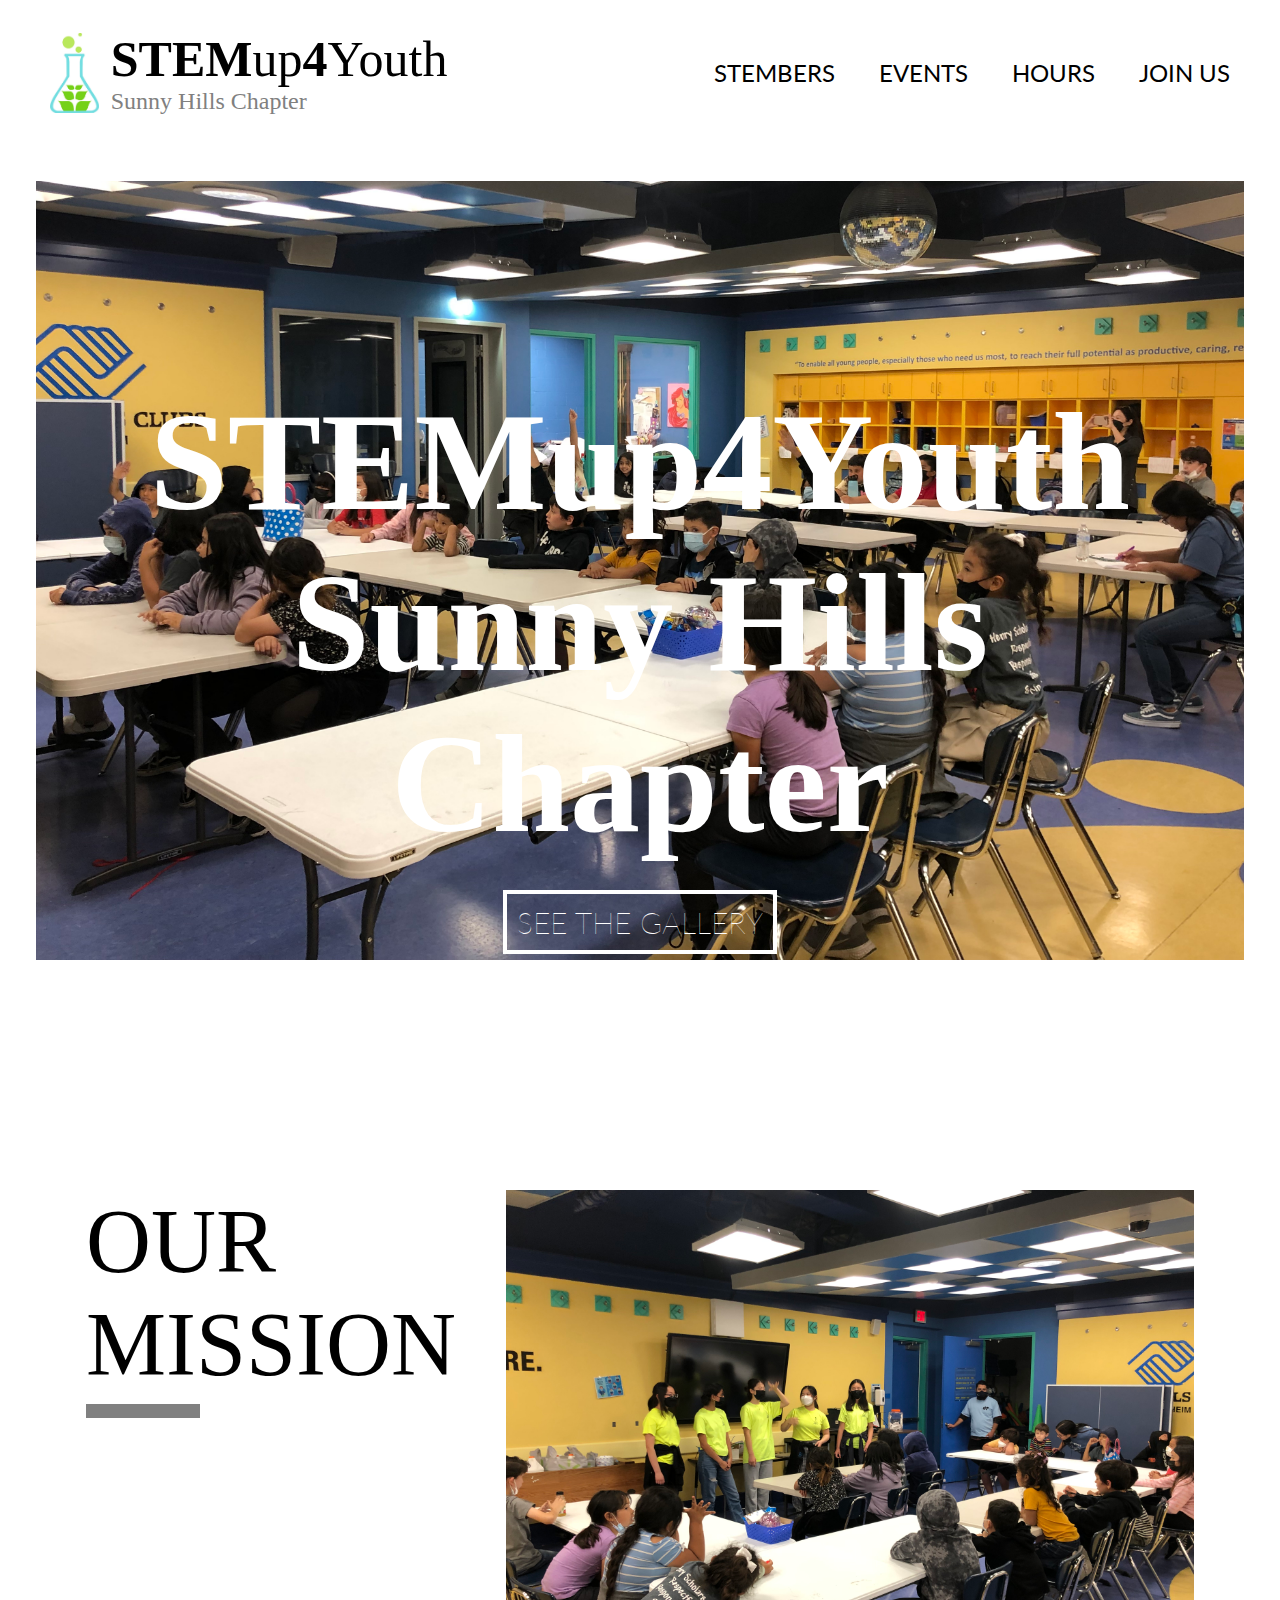
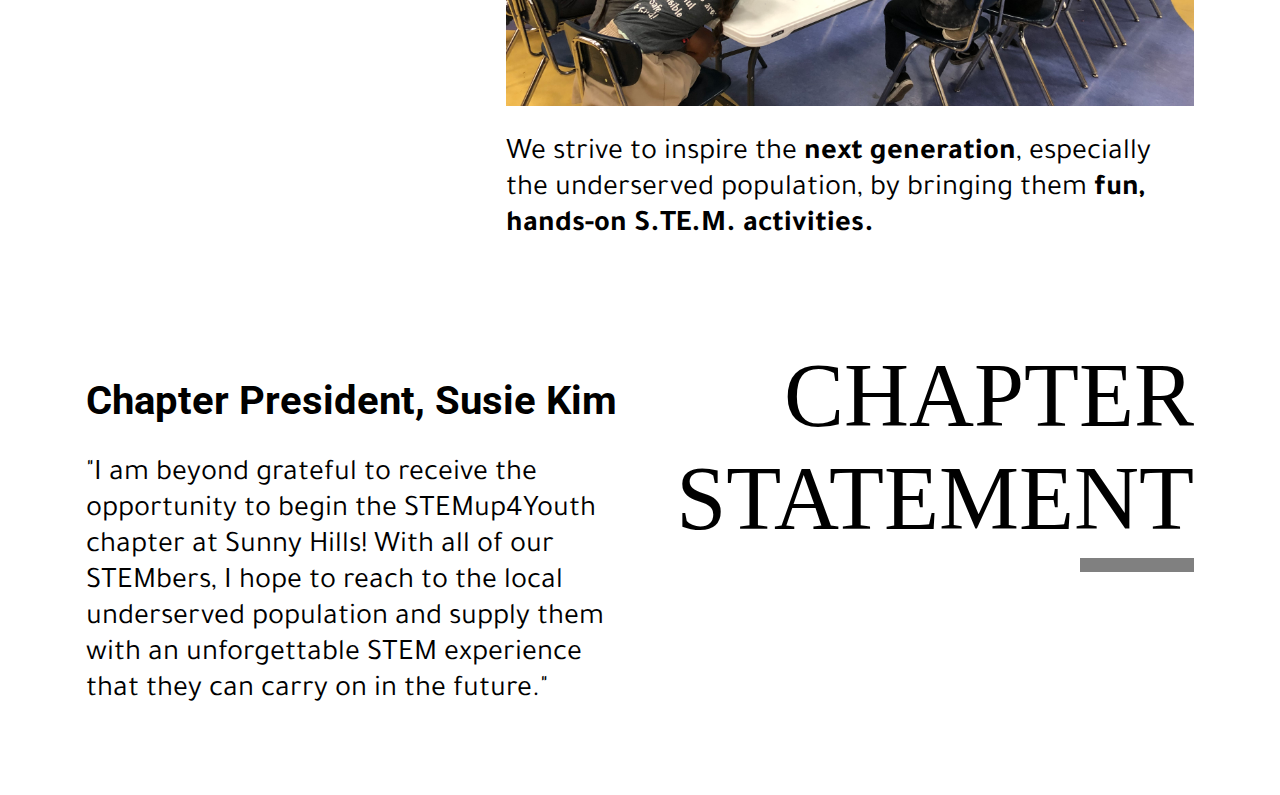
<file: index.html>
<html>
    <head>
        <link rel="stylesheet" href="globalstyle.css">
        <link rel="preconnect" href="https://fonts.googleapis.com">
<link rel="preconnect" href="https://fonts.googleapis.com">
<link rel="preconnect" href="https://fonts.gstatic.com" crossorigin>
<link href="https://fonts.googleapis.com/css2?family=Lato:wght@700&family=Roboto:ital,wght@0,100;0,300;0,400;0,500;0,700;0,900;1,100;1,300;1,400;1,500;1,700;1,900&family=Tajawal:wght@200;300;400;500;700;800;900&display=swap" rel="stylesheet">
    </head>
    <body>
        <header>
            <a href="index.html" style="text-decoration: none; display: flex; align-items: center;">
                    <img src="images/stem-logo-vertical.jpeg" style="height: 80px; width: auto; padding-right: 12px;"/>
                <div>
                    <div style="display: flex; align-items: baseline;">
                        <h1 style="font-weight: 700;">STEM</h1>
                        <h1 style="font-weight: 300">up</h1>
                        <h1 style="font-weight: 700">4</h1>
                        <h1 style="font-weight: 300">Youth</h1>
                    </div>
                    <h1 style="font-weight: 100; font-size: 24; color: gray;">Sunny Hills Chapter</h1>
                </div>
            </a>
            <div>
                <a class="link" href="about.html">STEMBERS</a>
                <a class="link" href="events.html">EVENTS</a>
                <a class="link" href="hours.html">HOURS</a>
                <a class="link" href="join.html">JOIN US</a>
            </div>
        </header>
        <main>
            <div class="imagesection">
                <h1 class="title">STEMup4Youth Sunny Hills Chapter</h1>
                <a class="link-button" href="events.html">SEE THE GALLERY</a>
            </div>
            <div class="horizontal">
                <div id="sidebar">
                    <h1 style="font-weight: 300" class="subtitle">OUR<br><b>MISSION</b></h1>
                    <hr style="border-width: 7px; border-style: solid; width: 100px; margin-left: 0px;">
                </div>
                <div id="content">
                    <img src="images/Image2.jpg" style="width: 100%;"/>
                    <p>We strive to inspire the <b>next generation</b>, especially the underserved population, by bringing them <b>fun, hands-on S.TE.M. activities.</b></p>
                </div>
            </div>
            <div class="horizontal2">
                <div id="sidebar2">
                    <h1 style="font-weight: 300" class="subtitle">CHAPTER <b>STATEMENT</b></h1>
                    <hr style="border-width: 7px; border-style: solid; width: 100px; margin-right: 0px;">
                </div>
                <div id="content2">
                    <h2>Chapter President, Susie Kim</h2>
                    <p>"I am beyond grateful to receive the opportunity to begin the STEMup4Youth chapter at Sunny Hills! With all of our STEMbers, I hope to reach to the local underserved population and supply them with an unforgettable STEM experience that they can carry on in the future."</p>
                </div>
            </div>
        </main>
        <footer>
        </footer>
    </body>
</html>
</file>
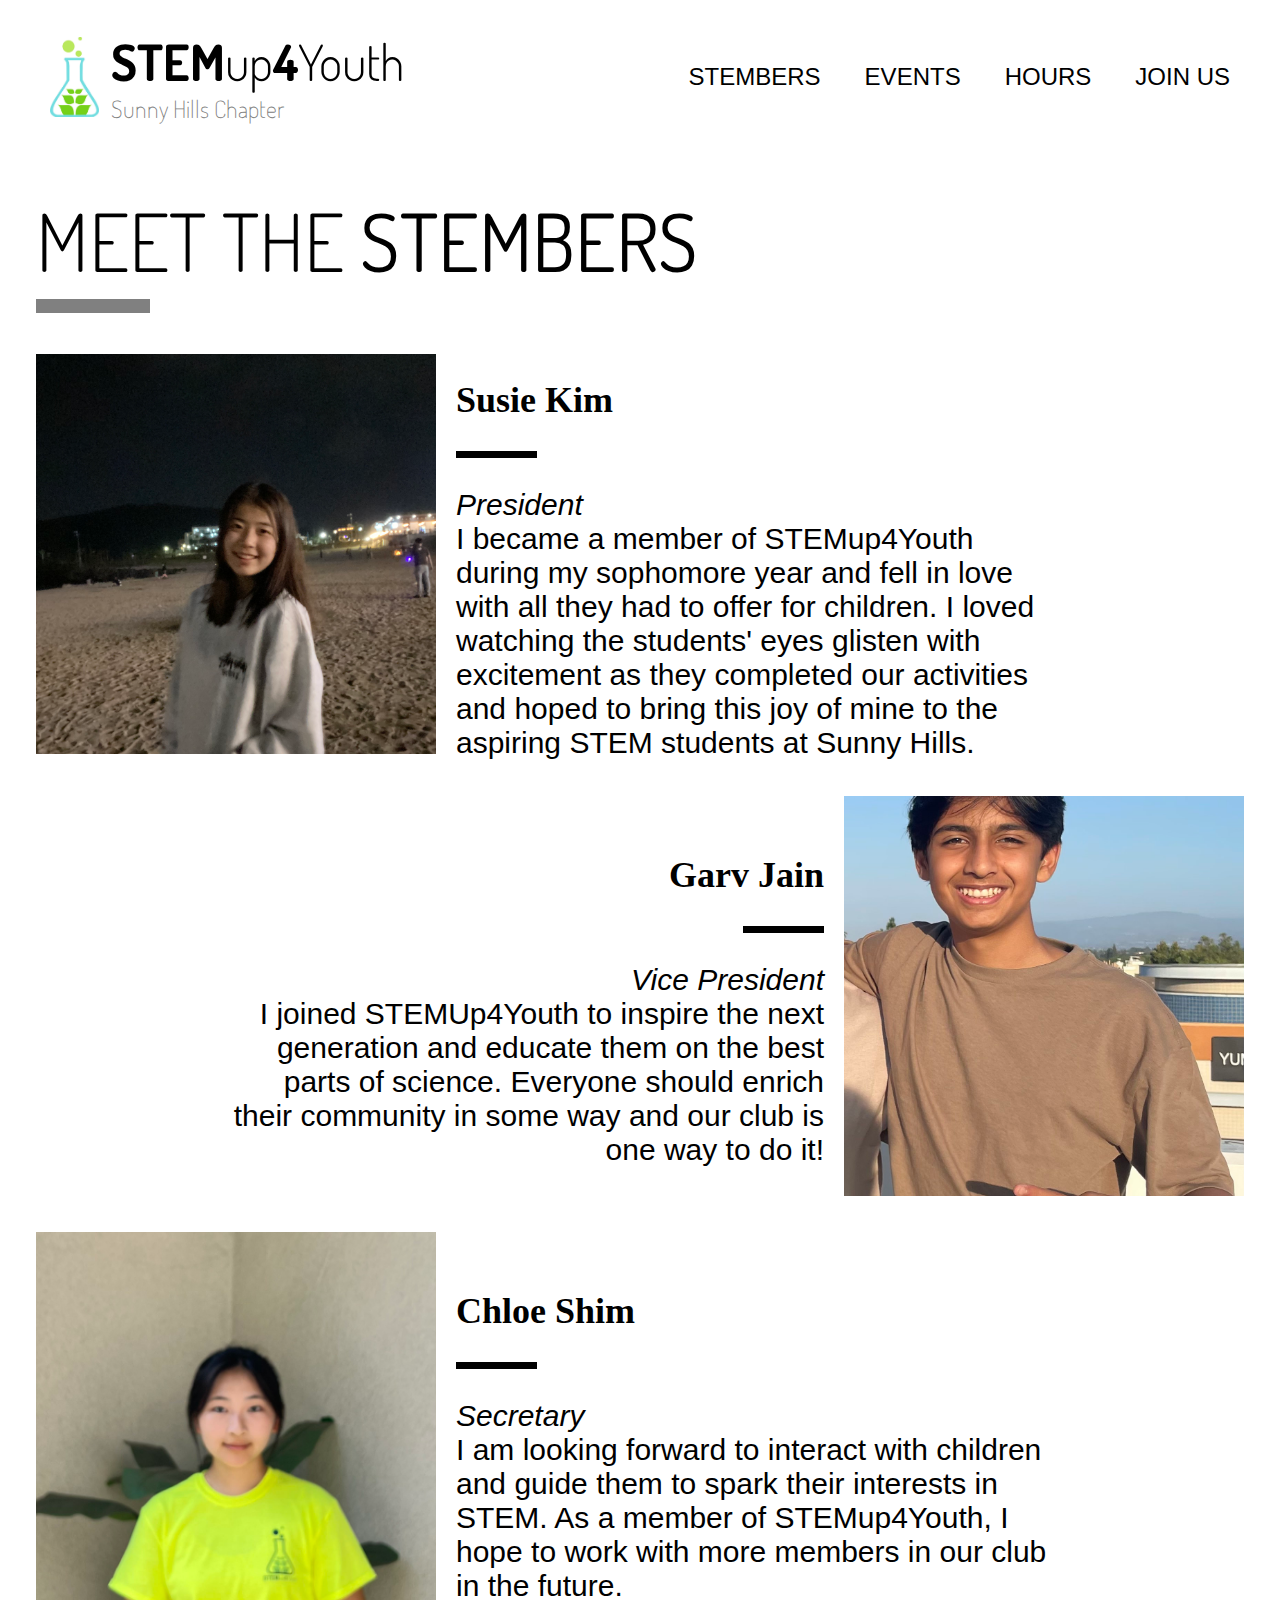
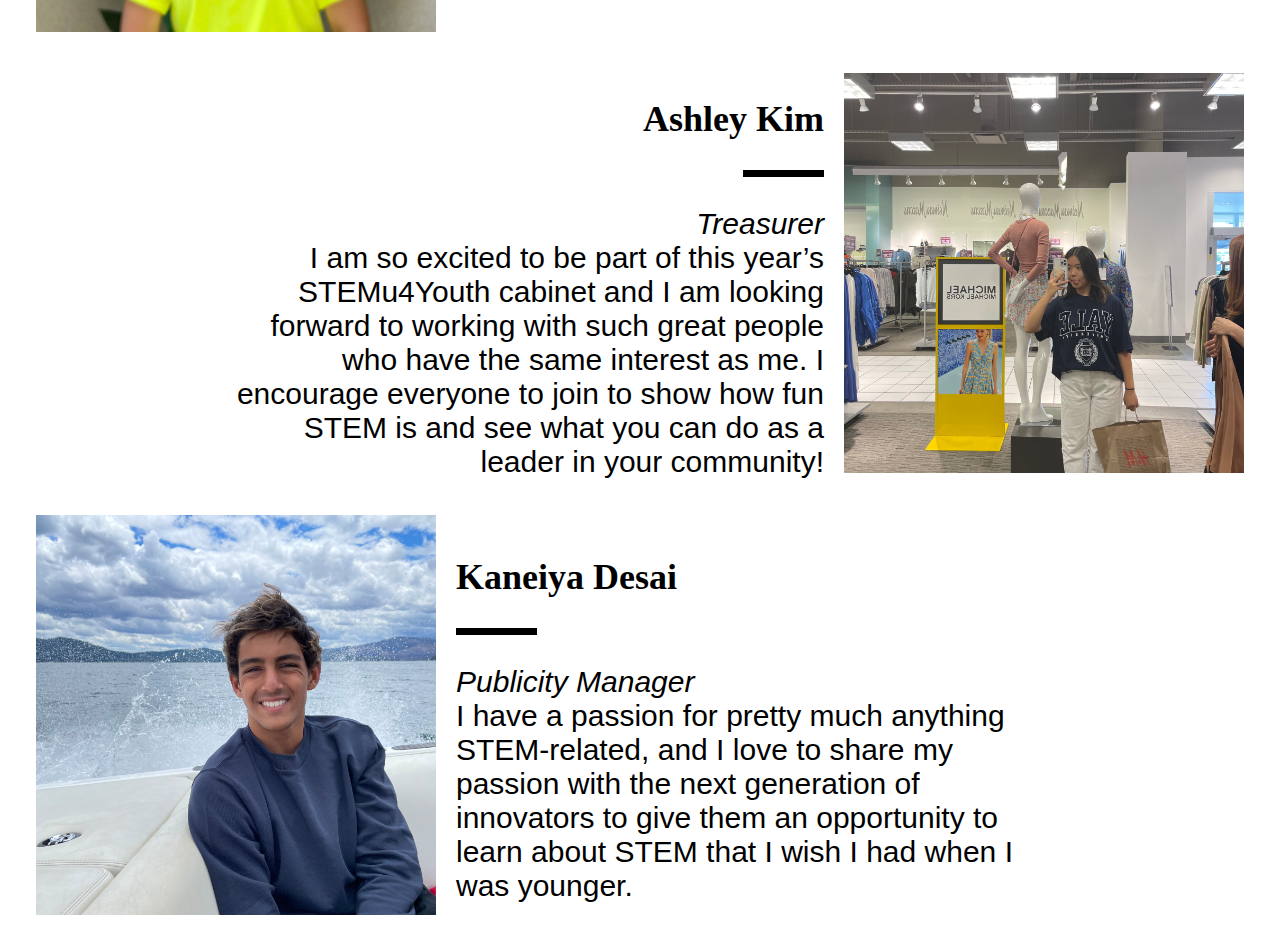
<file: about.html>
<html>
    <head>
        <link rel="stylesheet" href="globalstyle.css">
        <link rel="stylesheet" href="about.css">
        <link rel="preconnect" href="https://fonts.googleapis.com">
<link rel="preconnect" href="https://fonts.googleapis.com">
<link rel="preconnect" href="https://fonts.gstatic.com" crossorigin>
<link href="https://fonts.googleapis.com/css2?family=Dosis&display=swap" rel="stylesheet">
    </head>
    <body>
        <header>
            <a href="index.html" style="text-decoration: none; display: flex; align-items: center;">
                    <img src="images/stem-logo-vertical.jpeg" style="height: 80px; width: auto; padding-right: 12px;"/>
                <div>
                    <div style="display: flex; align-items: baseline;">
                        <h1 style="font-weight: 700;">STEM</h1>
                        <h1 style="font-weight: 300">up</h1>
                        <h1 style="font-weight: 700">4</h1>
                        <h1 style="font-weight: 300">Youth</h1>
                    </div>
                    <h1 style="font-weight: 100; font-size: 24; color: gray;">Sunny Hills Chapter</h1>
                </div>
            </a>
            <div>
                <a class="link" href="about.html">STEMBERS</a>
                <a class="link" href="events.html">EVENTS</a>
                <a class="link" href="hours.html">HOURS</a>
                <a class="link" href="join.html">JOIN US</a>
            </div>
        </header>
        <main>
            <h1 class="pagetitle">MEET THE <b>STEMBERS</b></h1>
            <hr style="border-width: 7px; border-style: solid; width: 100px; margin-left: 0px;">
            
            <div class="team">
                <div class="member">
                    <img class="memberphoto" src="images/SusieKimPhoto.jpeg" />
                    <div class="memberdesc">
                        <h2 class="subtitle">Susie Kim</h2>
                    
                        <hr class="divider" />
                    
                        <p>
                            <i>President</i> <br>
                            I became a member of STEMup4Youth during my sophomore year and fell in love with all they had to offer for children. I loved watching the students' eyes glisten with excitement as they completed our activities and hoped to bring this joy of mine to the aspiring STEM students at Sunny Hills.</p>
                    </div>
                </div>
                <div class="member2">
                    <img class="memberphoto2" src="/images/GarvJainPhoto.jpg" />
                    <div class="memberdesc2">
                        <h2 class="subtitle">Garv Jain</h2>
                    
                        <hr class="divider2" />
                    
                        <p>
                            <i>Vice President</i> <br>
                            I joined STEMUp4Youth to inspire the next generation and educate them on the best parts of science. Everyone should enrich their community in some way and our club is one way to do it!</p>
                    </div>
                </div>
                <div class="member">
                    <img class="memberphoto" src="images/ChloeShimPhoto.jpg" />
                    <div class="memberdesc">
                        <h2 class="subtitle">Chloe Shim</h2>
                    
                        <hr class="divider" />
                    
                        <p>
                            <i>Secretary</i> <br>
                            I am looking forward to interact with children and guide them to spark their interests in STEM. As a member of STEMup4Youth, I hope to work with more members in our club in the future.</p>
                    </div>
                </div>
                <div class="member2">
                    <img class="memberphoto2" src="/images/AshleyKimPhoto.jpg" />
                    <div class="memberdesc2">
                        <h2 class="subtitle">Ashley Kim</h2>
                    
                        <hr class="divider2" />
                    
                        <p>
                            <i>Treasurer</i> <br>
                            I am so excited to be part of this year’s STEMu4Youth cabinet and I am looking forward to working with such great people who have the same interest as me. I encourage everyone to join to show how fun STEM is and see what you can do as a leader in your community!</p>
                    </div>
                </div>
                <div class="member">
                    <img class="memberphoto" src="images/KaneiyaDesaiPhoto.jpeg" />
                    <div class="memberdesc">
                        <h2 class="subtitle">Kaneiya Desai</h2>
                    
                        <hr class="divider" />
                    
                        <p>
                            <i>Publicity Manager</i> <br>
                            I have a passion for pretty much anything STEM-related, and I love to share my passion with the next generation of innovators to give them an opportunity to learn about STEM that I wish I had when I was younger.</p>
                    </div>
                </div>
            </div>
        </main>
        <footer>
        </footer>
    </body>
</html>
</file>
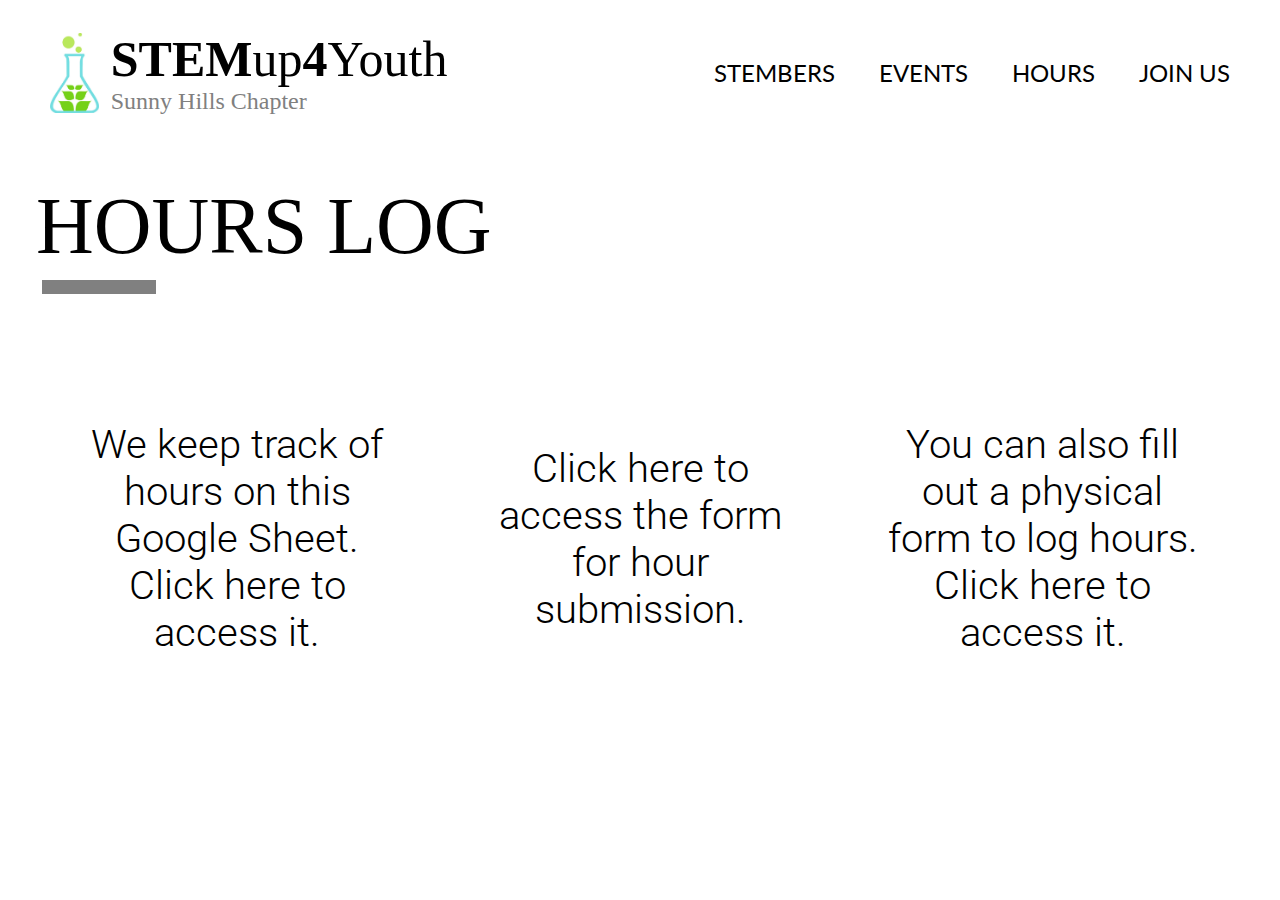
<file: hours.html>
<html>
    <head>
        <link rel="stylesheet" href="globalstyle.css">
        <link rel="preconnect" href="https://fonts.googleapis.com">
<link rel="preconnect" href="https://fonts.googleapis.com">
<link rel="preconnect" href="https://fonts.gstatic.com" crossorigin>
<link href="https://fonts.googleapis.com/css2?family=Lato:wght@700&family=Roboto:ital,wght@0,100;0,300;0,400;0,500;0,700;0,900;1,100;1,300;1,400;1,500;1,700;1,900&family=Tajawal:wght@200;300;400;500;700;800;900&display=swap" rel="stylesheet">
    </head>
    <body >
        <header>
            <a href="index.html" style="text-decoration: none; display: flex; align-items: center;">
                    <img src="images/stem-logo-vertical.jpeg" style="height: 80px; width: auto; padding-right: 12px;"/>
                <div>
                    <div style="display: flex; align-items: baseline;">
                        <h1 style="font-weight: 700;">STEM</h1>
                        <h1 style="font-weight: 300">up</h1>
                        <h1 style="font-weight: 700">4</h1>
                        <h1 style="font-weight: 300">Youth</h1>
                    </div>
                    <h1 style="font-weight: 100; font-size: 24; color: gray;">Sunny Hills Chapter</h1>
                </div>
            </a>
            <div>
                <a class="link" href="about.html">STEMBERS</a>
                <a class="link" href="events.html">EVENTS</a>
                <a class="link" href="hours.html">HOURS</a>
                <a class="link" href="join.html">JOIN US</a>
            </div>
        </header>
        <main>
            <h1 class="pagetitle">HOURS <b>LOG</b></h1>
            <hr style="border-width: 7px; border-style: solid; width: 100px; margin-left: 6px;">
            <div class="container">
                <a href="https://docs.google.com/spreadsheets/d/1DWQl3AspzzgrMilt8ubtL5M-nQathoq7_YWz7LrlHPQ/edit#gid=0" style="text-decoration: none; color: black;">
                    <div class="linkcontainer">
                    <h2 style="font-weight: 300;">We keep track of hours on this Google Sheet. Click here to access it.</h2>
                </div>
                </a>
                <a href="https://docs.google.com/forms/d/e/1FAIpQLSc7nicCUnDnsnfrIPa1GeZqjd0KlDTml9Ngslp67c2rBrbV8Q/viewform?usp=sf_link" style="text-decoration: none; color: black;">
                    <div class="linkcontainer">
                    <h2 style="font-weight: 300;">Click here to access the form for hour submission.</h2>
                </div>
                </a>
                <a href="https://drive.google.com/file/d/10mWCZYO095uUxyUbEp0xx7s8vJgNvUsI/view?usp=sharing" style="text-decoration: none; color: black;">
                    <div class="linkcontainer">
                    <h2 style="font-weight: 300;">You can also fill out a physical form to log hours. Click here to access it.</h2>
                </div>
                </a>
                
            </div>
        </main>
        <footer>
        </footer>
    </body>
</html>
</file>
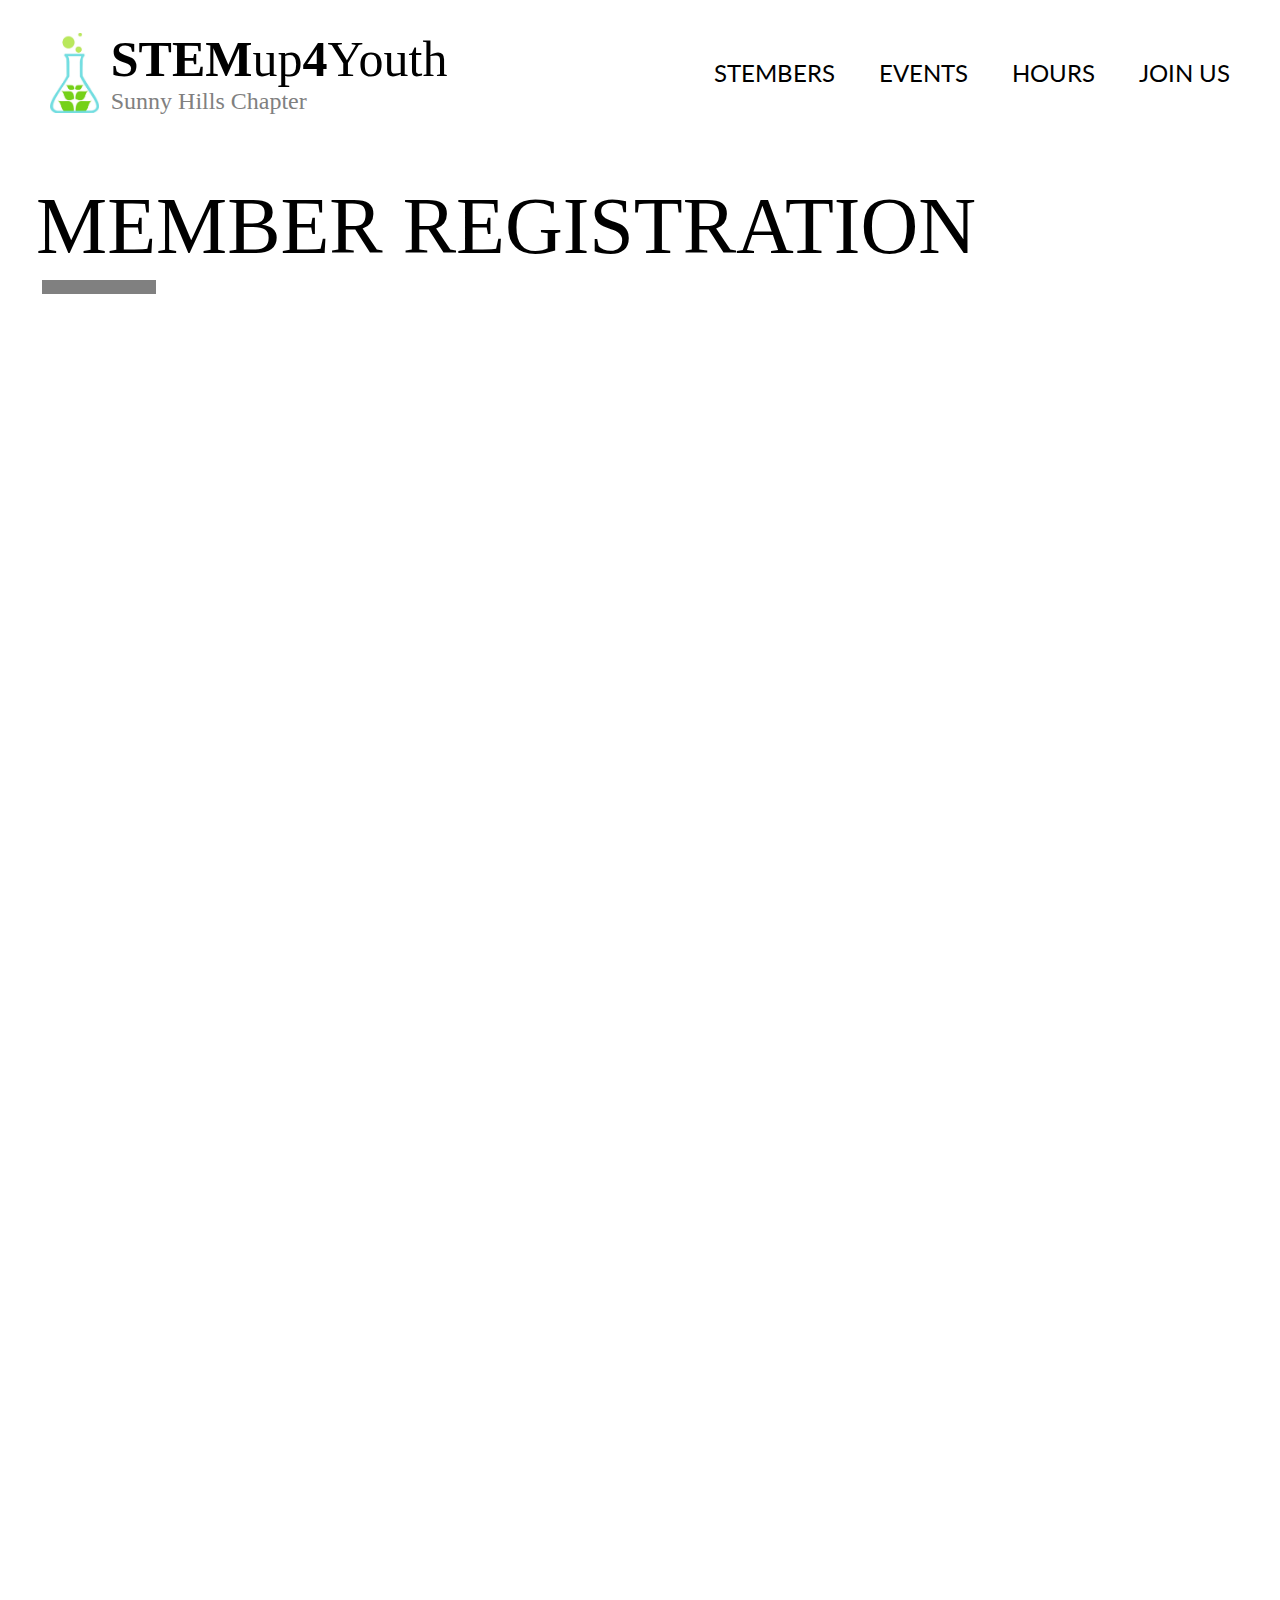
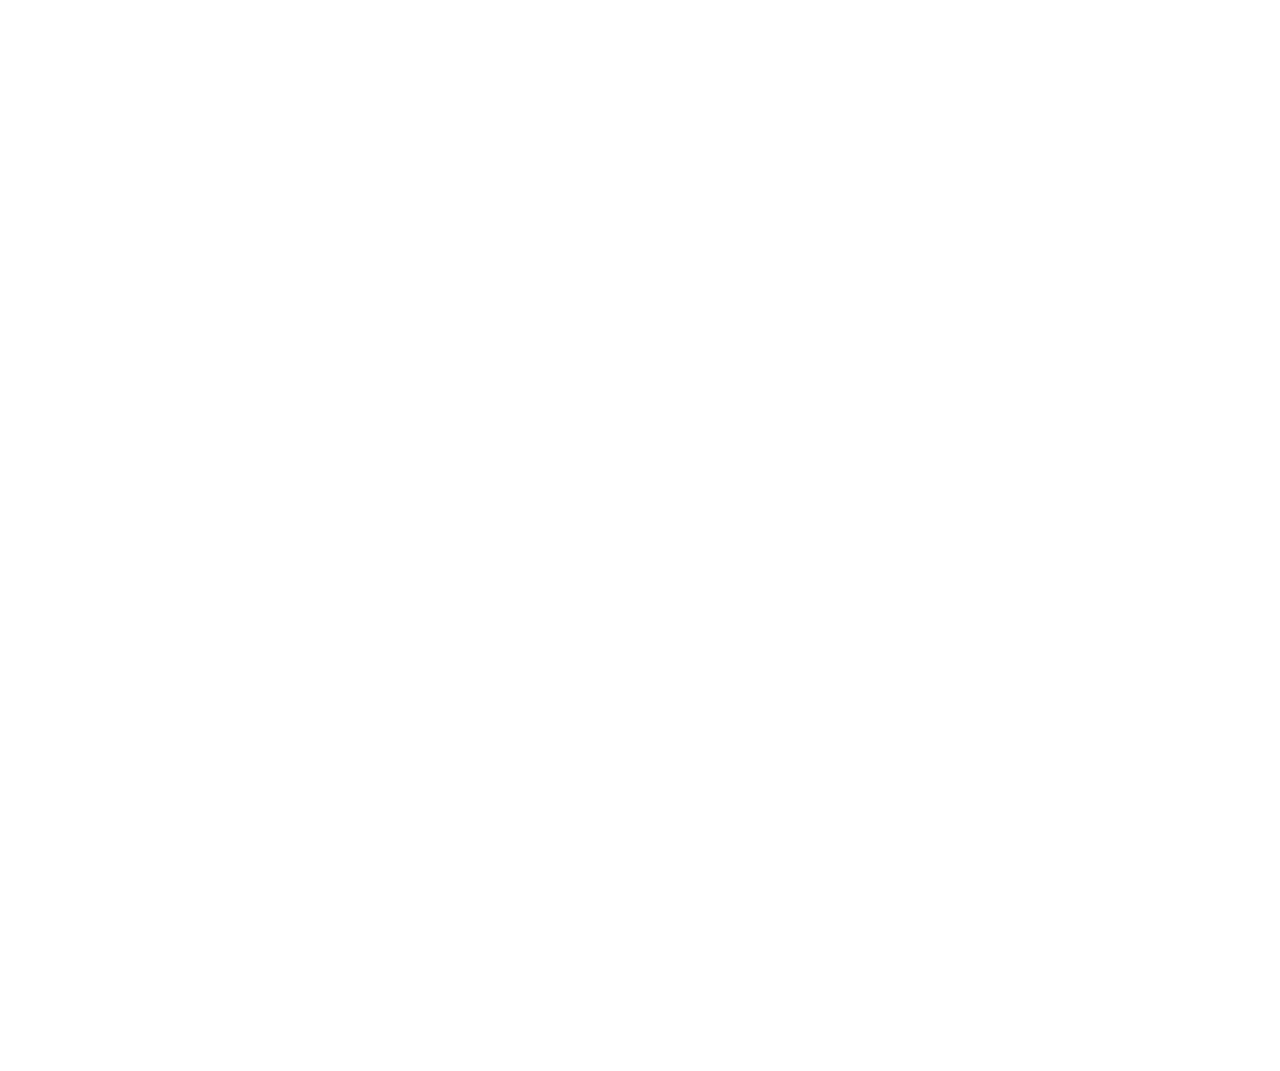
<file: join.html>
<html>
    <head>
        <link rel="stylesheet" href="globalstyle.css">
        <link rel="preconnect" href="https://fonts.googleapis.com">
<link rel="preconnect" href="https://fonts.googleapis.com">
<link rel="preconnect" href="https://fonts.gstatic.com" crossorigin>
<link href="https://fonts.googleapis.com/css2?family=Lato:wght@700&family=Roboto:ital,wght@0,100;0,300;0,400;0,500;0,700;0,900;1,100;1,300;1,400;1,500;1,700;1,900&family=Tajawal:wght@200;300;400;500;700;800;900&display=swap" rel="stylesheet">
    </head>
    <body >
        <header>
            <a href="index.html" style="text-decoration: none; display: flex; align-items: center;">
                    <img src="images/stem-logo-vertical.jpeg" style="height: 80px; width: auto; padding-right: 12px;"/>
                <div>
                    <div style="display: flex; align-items: baseline;">
                        <h1 style="font-weight: 700;">STEM</h1>
                        <h1 style="font-weight: 300">up</h1>
                        <h1 style="font-weight: 700">4</h1>
                        <h1 style="font-weight: 300">Youth</h1>
                    </div>
                    <h1 style="font-weight: 100; font-size: 24; color: gray;">Sunny Hills Chapter</h1>
                </div>
            </a>
            <div>
                <a class="link" href="about.html">STEMBERS</a>
                <a class="link" href="events.html">EVENTS</a>
                <a class="link" href="hours.html">HOURS</a>
                <a class="link" href="join.html">JOIN US</a>
            </div>
        </header>
        <main>
            <h1 class="pagetitle">MEMBER <b>REGISTRATION</b></h1>
            <hr style="border-width: 7px; border-style: solid; width: 100px; margin-left: 6px;">
            <center><a href="#" style="text-decoration: none; color: black;">
                <div>
                    <iframe src="https://docs.google.com/forms/d/e/1FAIpQLSehlnMzD0q-jsI17XbUnXMZ7XD0hNqZbBERvHs1_RAmcgqCHQ/viewform?embedded=true" width="100%" height="2333" frameborder="0" marginheight="0" marginwidth="0">Loading…</iframe>
                </div>
            </a></center>
        </main>
        <footer>
        </footer>
    </body>
</html>
</file>
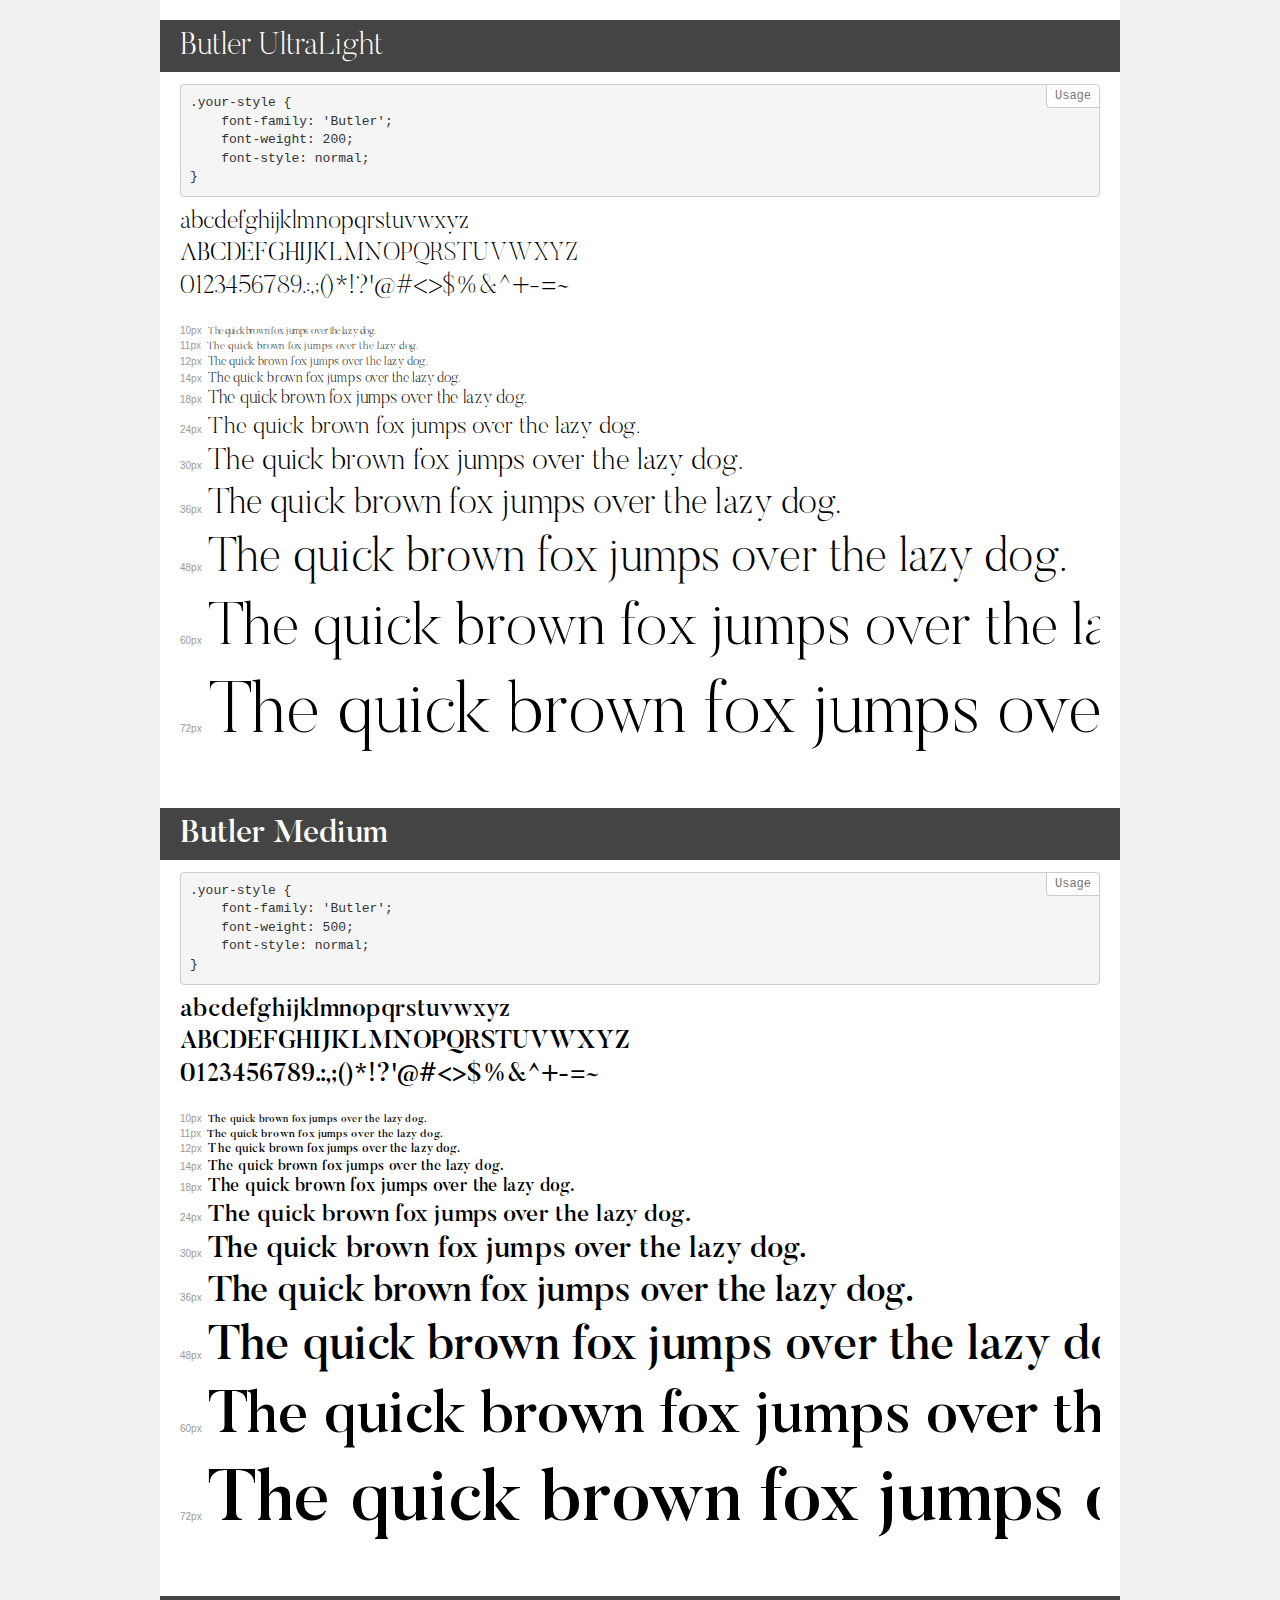
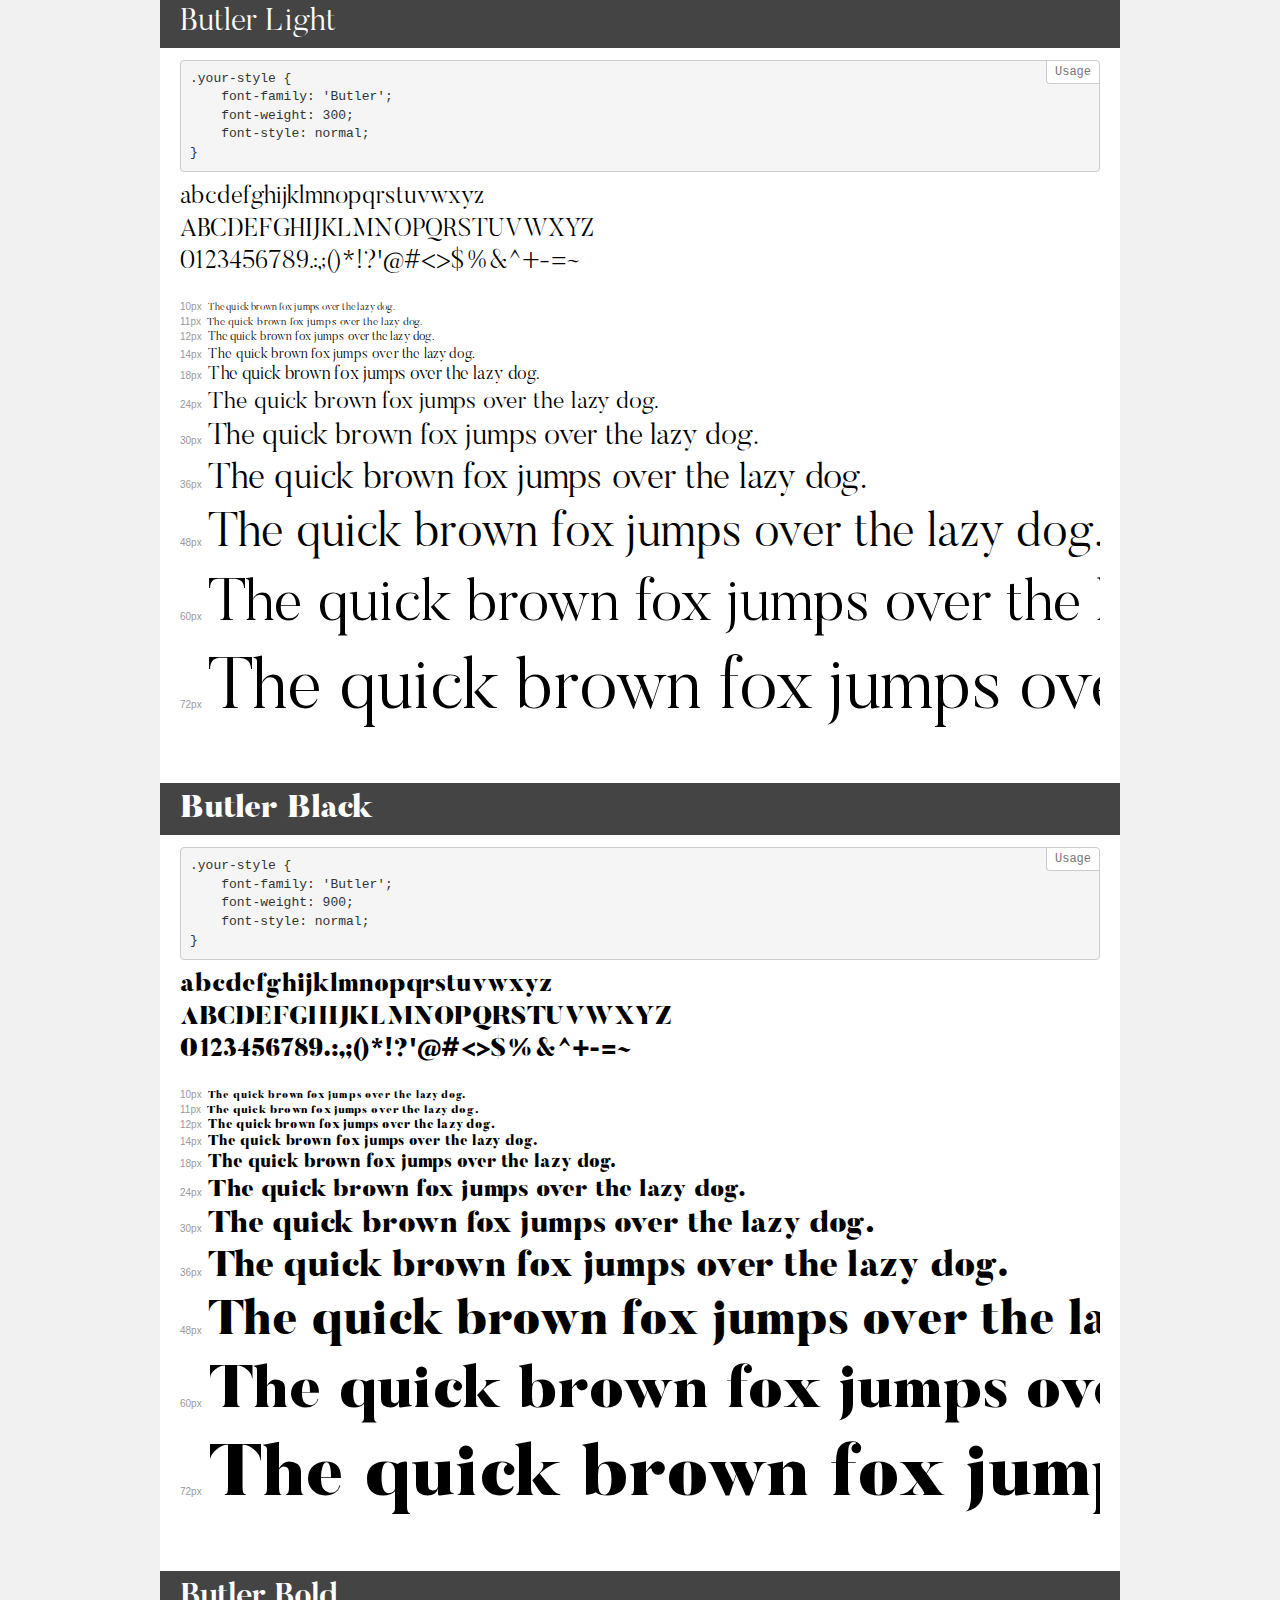
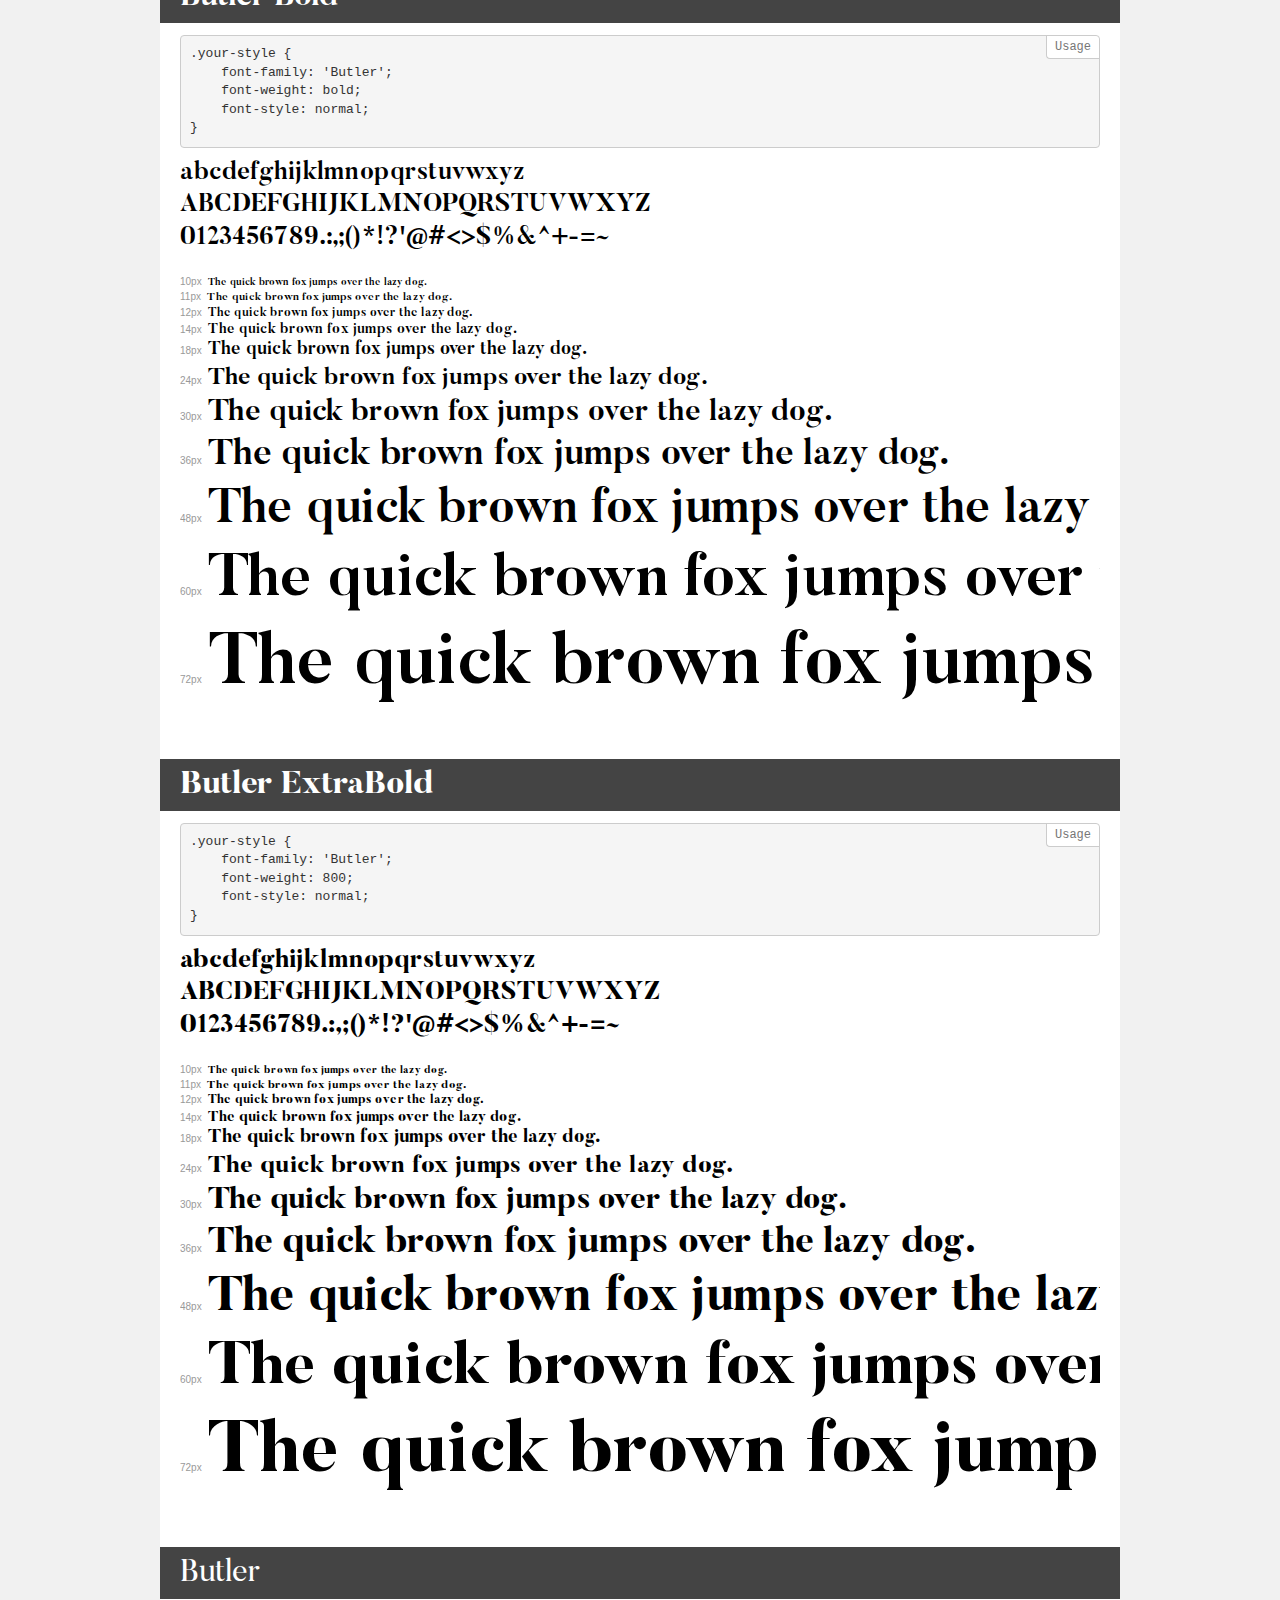
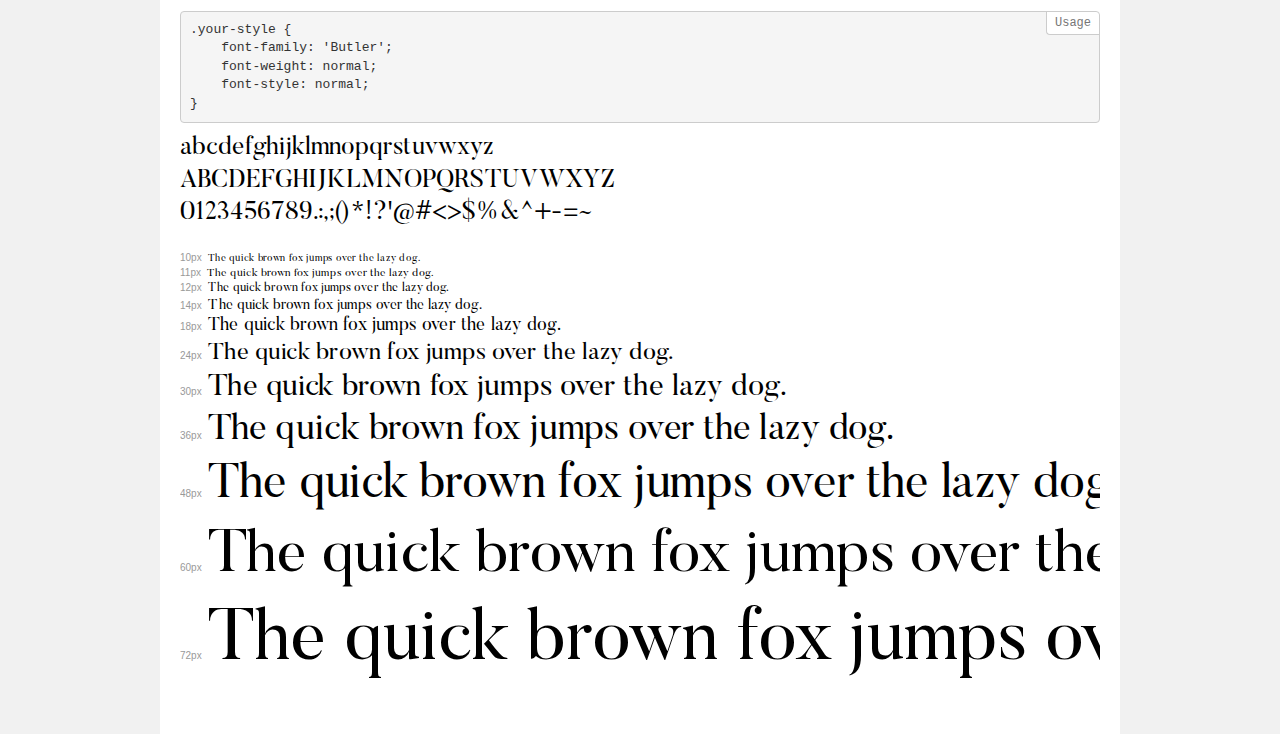
<file: Butler_Webfont/demo.html>
<!DOCTYPE html>
<html>
<head>
    <meta charset="utf-8">
    <meta http-equiv="X-UA-Compatible" content="IE=edge">
    <meta name="viewport" content="width=device-width, initial-scale=1">
    <meta name="robots" content="noindex, noarchive">
    <meta name="format-detection" content="telephone=no">
    <title>Transfonter demo</title>
    <link href="stylesheet.css" rel="stylesheet">
    <style>
        /*
        http://meyerweb.com/eric/tools/css/reset/
        v2.0 | 20110126
        License: none (public domain)
        */
        html, body, div, span, applet, object, iframe,
        h1, h2, h3, h4, h5, h6, p, blockquote, pre,
        a, abbr, acronym, address, big, cite, code,
        del, dfn, em, img, ins, kbd, q, s, samp,
        small, strike, strong, sub, sup, tt, var,
        b, u, i, center,
        dl, dt, dd, ol, ul, li,
        fieldset, form, label, legend,
        table, caption, tbody, tfoot, thead, tr, th, td,
        article, aside, canvas, details, embed,
        figure, figcaption, footer, header, hgroup,
        menu, nav, output, ruby, section, summary,
        time, mark, audio, video {
            margin: 0;
            padding: 0;
            border: 0;
            font-size: 100%;
            font: inherit;
            vertical-align: baseline;
        }
        /* HTML5 display-role reset for older browsers */
        article, aside, details, figcaption, figure,
        footer, header, hgroup, menu, nav, section {
            display: block;
        }
        body {
            line-height: 1;
        }
        ol, ul {
            list-style: none;
        }
        blockquote, q {
            quotes: none;
        }
        blockquote:before, blockquote:after,
        q:before, q:after {
            content: '';
            content: none;
        }
        table {
            border-collapse: collapse;
            border-spacing: 0;
        }
        /* common styles */
        body {
            background: #f1f1f1;
            color: #000;
        }
        .page {
            background: #fff;
            width: 920px;
            margin: 0 auto;
            padding: 20px 20px 0 20px;
            overflow: hidden;
        }
        .font-container {
            overflow-x: auto;
            overflow-y: hidden;
            margin-bottom: 40px;
            line-height: 1.3;
            white-space: nowrap;
            padding-bottom: 5px;
        }
        h1 {
            position: relative;
            background: #444;
            font-size: 32px;
            color: #fff;
            padding: 10px 20px;
            margin: 0 -20px 12px -20px;
        }
        .letters {
            font-size: 25px;
            margin-bottom: 20px;
        }
        .s10:before {
            content: '10px';
        }
        .s11:before {
            content: '11px';
        }
        .s12:before {
            content: '12px';
        }
        .s14:before {
            content: '14px';
        }
        .s18:before {
            content: '18px';
        }
        .s24:before {
            content: '24px';
        }
        .s30:before {
            content: '30px';
        }
        .s36:before {
            content: '36px';
        }
        .s48:before {
            content: '48px';
        }
        .s60:before {
            content: '60px';
        }
        .s72:before {
            content: '72px';
        }
        .s10:before, .s11:before, .s12:before, .s14:before,
        .s18:before, .s24:before, .s30:before, .s36:before,
        .s48:before, .s60:before, .s72:before {
            font-family: Arial, sans-serif;
            font-size: 10px;
            font-weight: normal;
            font-style: normal;
            color: #999;
            padding-right: 6px;
        }
        pre {
            display: block;
            position: relative;
            padding: 9px;
            margin: 0 0 10px;
            font-family: Monaco, Menlo, Consolas, "Courier New", monospace !important;
            font-size: 13px;
            line-height: 1.428571429;
            color: #333;
            font-weight: normal !important;
            font-style: normal !important;
            background-color: #f5f5f5;
            border: 1px solid #ccc;
            overflow-x: auto;
            border-radius: 4px;
        }
        pre:after {
            display: block;
            position: absolute;
            right: 0;
            top: 0;
            content: 'Usage';
            line-height: 1;
            padding: 5px 8px;
            font-size: 12px;
            color: #767676;
            background-color: #fff;
            border: 1px solid #ccc;
            border-right: none;
            border-top: none;
            border-radius: 0 4px 0 4px;
            z-index: 10;
        }
        /* responsive */
        @media (max-width: 959px) {
            .page {
                width: auto;
                margin: 0;
            }
        }
    </style>
</head>
<body>
<div class="page">
    <div class="demo" style="font-family: 'Butler'; font-weight: 200; font-style: normal;">
        <h1>Butler UltraLight</h1>
        <pre>.your-style {
    font-family: 'Butler';
    font-weight: 200;
    font-style: normal;
}</pre>
        <div class="font-container">
            <p class="letters">
                abcdefghijklmnopqrstuvwxyz<br>
ABCDEFGHIJKLMNOPQRSTUVWXYZ<br>
                0123456789.:,;()*!?'@#<>$%&^+-=~
            </p>
            <p class="s10" style="font-size: 10px;">The quick brown fox jumps over the lazy dog.</p>
            <p class="s11" style="font-size: 11px;">The quick brown fox jumps over the lazy dog.</p>
            <p class="s12" style="font-size: 12px;">The quick brown fox jumps over the lazy dog.</p>
            <p class="s14" style="font-size: 14px;">The quick brown fox jumps over the lazy dog.</p>
            <p class="s18" style="font-size: 18px;">The quick brown fox jumps over the lazy dog.</p>
            <p class="s24" style="font-size: 24px;">The quick brown fox jumps over the lazy dog.</p>
            <p class="s30" style="font-size: 30px;">The quick brown fox jumps over the lazy dog.</p>
            <p class="s36" style="font-size: 36px;">The quick brown fox jumps over the lazy dog.</p>
            <p class="s48" style="font-size: 48px;">The quick brown fox jumps over the lazy dog.</p>
            <p class="s60" style="font-size: 60px;">The quick brown fox jumps over the lazy dog.</p>
            <p class="s72" style="font-size: 72px;">The quick brown fox jumps over the lazy dog.</p>
        </div>
    </div>
    <div class="demo" style="font-family: 'Butler'; font-weight: 500; font-style: normal;">
        <h1>Butler Medium</h1>
        <pre>.your-style {
    font-family: 'Butler';
    font-weight: 500;
    font-style: normal;
}</pre>
        <div class="font-container">
            <p class="letters">
                abcdefghijklmnopqrstuvwxyz<br>
ABCDEFGHIJKLMNOPQRSTUVWXYZ<br>
                0123456789.:,;()*!?'@#<>$%&^+-=~
            </p>
            <p class="s10" style="font-size: 10px;">The quick brown fox jumps over the lazy dog.</p>
            <p class="s11" style="font-size: 11px;">The quick brown fox jumps over the lazy dog.</p>
            <p class="s12" style="font-size: 12px;">The quick brown fox jumps over the lazy dog.</p>
            <p class="s14" style="font-size: 14px;">The quick brown fox jumps over the lazy dog.</p>
            <p class="s18" style="font-size: 18px;">The quick brown fox jumps over the lazy dog.</p>
            <p class="s24" style="font-size: 24px;">The quick brown fox jumps over the lazy dog.</p>
            <p class="s30" style="font-size: 30px;">The quick brown fox jumps over the lazy dog.</p>
            <p class="s36" style="font-size: 36px;">The quick brown fox jumps over the lazy dog.</p>
            <p class="s48" style="font-size: 48px;">The quick brown fox jumps over the lazy dog.</p>
            <p class="s60" style="font-size: 60px;">The quick brown fox jumps over the lazy dog.</p>
            <p class="s72" style="font-size: 72px;">The quick brown fox jumps over the lazy dog.</p>
        </div>
    </div>
    <div class="demo" style="font-family: 'Butler'; font-weight: 300; font-style: normal;">
        <h1>Butler Light</h1>
        <pre>.your-style {
    font-family: 'Butler';
    font-weight: 300;
    font-style: normal;
}</pre>
        <div class="font-container">
            <p class="letters">
                abcdefghijklmnopqrstuvwxyz<br>
ABCDEFGHIJKLMNOPQRSTUVWXYZ<br>
                0123456789.:,;()*!?'@#<>$%&^+-=~
            </p>
            <p class="s10" style="font-size: 10px;">The quick brown fox jumps over the lazy dog.</p>
            <p class="s11" style="font-size: 11px;">The quick brown fox jumps over the lazy dog.</p>
            <p class="s12" style="font-size: 12px;">The quick brown fox jumps over the lazy dog.</p>
            <p class="s14" style="font-size: 14px;">The quick brown fox jumps over the lazy dog.</p>
            <p class="s18" style="font-size: 18px;">The quick brown fox jumps over the lazy dog.</p>
            <p class="s24" style="font-size: 24px;">The quick brown fox jumps over the lazy dog.</p>
            <p class="s30" style="font-size: 30px;">The quick brown fox jumps over the lazy dog.</p>
            <p class="s36" style="font-size: 36px;">The quick brown fox jumps over the lazy dog.</p>
            <p class="s48" style="font-size: 48px;">The quick brown fox jumps over the lazy dog.</p>
            <p class="s60" style="font-size: 60px;">The quick brown fox jumps over the lazy dog.</p>
            <p class="s72" style="font-size: 72px;">The quick brown fox jumps over the lazy dog.</p>
        </div>
    </div>
    <div class="demo" style="font-family: 'Butler'; font-weight: 900; font-style: normal;">
        <h1>Butler Black</h1>
        <pre>.your-style {
    font-family: 'Butler';
    font-weight: 900;
    font-style: normal;
}</pre>
        <div class="font-container">
            <p class="letters">
                abcdefghijklmnopqrstuvwxyz<br>
ABCDEFGHIJKLMNOPQRSTUVWXYZ<br>
                0123456789.:,;()*!?'@#<>$%&^+-=~
            </p>
            <p class="s10" style="font-size: 10px;">The quick brown fox jumps over the lazy dog.</p>
            <p class="s11" style="font-size: 11px;">The quick brown fox jumps over the lazy dog.</p>
            <p class="s12" style="font-size: 12px;">The quick brown fox jumps over the lazy dog.</p>
            <p class="s14" style="font-size: 14px;">The quick brown fox jumps over the lazy dog.</p>
            <p class="s18" style="font-size: 18px;">The quick brown fox jumps over the lazy dog.</p>
            <p class="s24" style="font-size: 24px;">The quick brown fox jumps over the lazy dog.</p>
            <p class="s30" style="font-size: 30px;">The quick brown fox jumps over the lazy dog.</p>
            <p class="s36" style="font-size: 36px;">The quick brown fox jumps over the lazy dog.</p>
            <p class="s48" style="font-size: 48px;">The quick brown fox jumps over the lazy dog.</p>
            <p class="s60" style="font-size: 60px;">The quick brown fox jumps over the lazy dog.</p>
            <p class="s72" style="font-size: 72px;">The quick brown fox jumps over the lazy dog.</p>
        </div>
    </div>
    <div class="demo" style="font-family: 'Butler'; font-weight: bold; font-style: normal;">
        <h1>Butler Bold</h1>
        <pre>.your-style {
    font-family: 'Butler';
    font-weight: bold;
    font-style: normal;
}</pre>
        <div class="font-container">
            <p class="letters">
                abcdefghijklmnopqrstuvwxyz<br>
ABCDEFGHIJKLMNOPQRSTUVWXYZ<br>
                0123456789.:,;()*!?'@#<>$%&^+-=~
            </p>
            <p class="s10" style="font-size: 10px;">The quick brown fox jumps over the lazy dog.</p>
            <p class="s11" style="font-size: 11px;">The quick brown fox jumps over the lazy dog.</p>
            <p class="s12" style="font-size: 12px;">The quick brown fox jumps over the lazy dog.</p>
            <p class="s14" style="font-size: 14px;">The quick brown fox jumps over the lazy dog.</p>
            <p class="s18" style="font-size: 18px;">The quick brown fox jumps over the lazy dog.</p>
            <p class="s24" style="font-size: 24px;">The quick brown fox jumps over the lazy dog.</p>
            <p class="s30" style="font-size: 30px;">The quick brown fox jumps over the lazy dog.</p>
            <p class="s36" style="font-size: 36px;">The quick brown fox jumps over the lazy dog.</p>
            <p class="s48" style="font-size: 48px;">The quick brown fox jumps over the lazy dog.</p>
            <p class="s60" style="font-size: 60px;">The quick brown fox jumps over the lazy dog.</p>
            <p class="s72" style="font-size: 72px;">The quick brown fox jumps over the lazy dog.</p>
        </div>
    </div>
    <div class="demo" style="font-family: 'Butler'; font-weight: 800; font-style: normal;">
        <h1>Butler ExtraBold</h1>
        <pre>.your-style {
    font-family: 'Butler';
    font-weight: 800;
    font-style: normal;
}</pre>
        <div class="font-container">
            <p class="letters">
                abcdefghijklmnopqrstuvwxyz<br>
ABCDEFGHIJKLMNOPQRSTUVWXYZ<br>
                0123456789.:,;()*!?'@#<>$%&^+-=~
            </p>
            <p class="s10" style="font-size: 10px;">The quick brown fox jumps over the lazy dog.</p>
            <p class="s11" style="font-size: 11px;">The quick brown fox jumps over the lazy dog.</p>
            <p class="s12" style="font-size: 12px;">The quick brown fox jumps over the lazy dog.</p>
            <p class="s14" style="font-size: 14px;">The quick brown fox jumps over the lazy dog.</p>
            <p class="s18" style="font-size: 18px;">The quick brown fox jumps over the lazy dog.</p>
            <p class="s24" style="font-size: 24px;">The quick brown fox jumps over the lazy dog.</p>
            <p class="s30" style="font-size: 30px;">The quick brown fox jumps over the lazy dog.</p>
            <p class="s36" style="font-size: 36px;">The quick brown fox jumps over the lazy dog.</p>
            <p class="s48" style="font-size: 48px;">The quick brown fox jumps over the lazy dog.</p>
            <p class="s60" style="font-size: 60px;">The quick brown fox jumps over the lazy dog.</p>
            <p class="s72" style="font-size: 72px;">The quick brown fox jumps over the lazy dog.</p>
        </div>
    </div>
    <div class="demo" style="font-family: 'Butler'; font-weight: normal; font-style: normal;">
        <h1>Butler</h1>
        <pre>.your-style {
    font-family: 'Butler';
    font-weight: normal;
    font-style: normal;
}</pre>
        <div class="font-container">
            <p class="letters">
                abcdefghijklmnopqrstuvwxyz<br>
ABCDEFGHIJKLMNOPQRSTUVWXYZ<br>
                0123456789.:,;()*!?'@#<>$%&^+-=~
            </p>
            <p class="s10" style="font-size: 10px;">The quick brown fox jumps over the lazy dog.</p>
            <p class="s11" style="font-size: 11px;">The quick brown fox jumps over the lazy dog.</p>
            <p class="s12" style="font-size: 12px;">The quick brown fox jumps over the lazy dog.</p>
            <p class="s14" style="font-size: 14px;">The quick brown fox jumps over the lazy dog.</p>
            <p class="s18" style="font-size: 18px;">The quick brown fox jumps over the lazy dog.</p>
            <p class="s24" style="font-size: 24px;">The quick brown fox jumps over the lazy dog.</p>
            <p class="s30" style="font-size: 30px;">The quick brown fox jumps over the lazy dog.</p>
            <p class="s36" style="font-size: 36px;">The quick brown fox jumps over the lazy dog.</p>
            <p class="s48" style="font-size: 48px;">The quick brown fox jumps over the lazy dog.</p>
            <p class="s60" style="font-size: 60px;">The quick brown fox jumps over the lazy dog.</p>
            <p class="s72" style="font-size: 72px;">The quick brown fox jumps over the lazy dog.</p>
        </div>
    </div>
</div>
</body>
</html>
</file>
<file: globalstyle.css>
/*COLORS
background: white
outlining: black
midtones:
bright green (8acf42)
lighter green (c3e770)
gray (D8D8D8)
light blue (8ddce0)
*/

/*layout*/
body {
    padding: 0;
    margin: 0;
}
header {
    padding: 30px;
    padding-left: 50px;
    padding-right: 50px;
    display: flex;
    align-items: center;
    justify-content: space-between;
    background-color: white;
    position: -webkit-sticky;
	position: sticky;
	top: 0;
}
main {
    margin: 36px;
}
footer {
    
}

/*main*/
#sidebar {
    padding-right: 50px;
}
#sidebar2 {
    padding-left: 50px;
    text-align: right;
}
#content {
    
}

.pagetitle {
    font-size: 80px;
    font-weight: 300;
}

.imagesection {
    background-image: url(images/Image3.jpg);
    background-repeat: no-repeat;
    background-size: cover;
    background-attachment: fixed;
    padding: 200px 100px 200px 100px;
    display: inline-block;
    text-align: center;
}
.title {
    text-align: center;
    color: white;
    /*text-shadow: 0px 0px 10px grey;*/
    font-size: 140;
    font-weight: 900;
    margin-bottom: 40px;
}
.subtitle {
    font-size: 90px;
}

.horizontal {
    padding: 50px;
    display: flex;
}
.horizontal2 {
    padding: 50px;
    display: flex;
    flex-flow: row-reverse;
}

/*text styles*/
h1 {
    font-family: 'Dosis';
    font-size: 50px;
    padding: 0;
    margin: 0;
    color: black;
}
h2 {
    font-family: 'Roboto';
    font-size: 40px;
}
p {
    font-family: 'Tajawal', sans-serif;
    font-size: 30px;
    margin: 0;
    margin-top: 30px;
}
.link {
    margin-left: 40px;
    font-size: 24px;
    text-decoration: none;
    color: black;
    transition: 0.2s ease-out;
    font-family: 'Lato', sans-serif;
}
.link:hover {
    color: #8acf42;
    /*text-shadow: 0px 0px 10px #8acf42;*/
    transition: 0.2s ease-out;
}

.link-button {
    text-decoration: none;
    font-family: 'Lato', sans-serif;
    font-weight: 100;
    font-size: 30px;
    border-style: solid;
    border-width: 4px;
    padding: 10px;
    color: white;
    text-align: center;
    transition: 0.2s ease-out;
}
.link-button:hover {
    background-color: #8acf42;
    border-color: #8acf42;
    box-shadow: 0px 0px 10px #8acf42;
    transition: 0.2s ease-in;
}
.bolded {
    font-weight: 700;
}

.container {
    display: flex;
}
.linkcontainer {
    background-color: #ffffff;
    border-radius: 18px;
    padding: 20px;
    max-width: 800px;
    text-align: center;
    margin-top: 10%;
    border-style: solid;
    border-color: rgba(0,0,0,0);
    transition: all 0.2s ease-in;
    margin: 20px;
    height: 100%;
    display: flex;
    align-items: center;
}
.linkcontainer:hover {
    /*
    box-shadow: 0px 0px 45px #ffffff, 28px 28px 50px gray;*/
    border-color: #8acf42;
}
</file>
<file: about.css>
/*COLORS
background: white
outlining: black
midtones:
gray (E0E0E0)
darker purple (673AB7)
lighter purple (7E57C5)
*/

.member {
    display: flex;
    margin: 36px 0px;
    align-items: center;
}
.member2 {
    display: flex;
    flex-flow: row-reverse;
    margin-bottom: 36px;
    align-items: center;
}
.memberphoto {
    width: 400px;
    height: 400px;
    object-fit: cover;
    margin-right: 20px;
}
.memberphoto2 {
    width: 400px;
    height: 400px;
    object-fit: cover;
    margin-left: 20px;
}
.memberdesc {
    width: 50%;
}
.memberdesc2 {
    width: 50%;
    text-align: right;
}
.subtitle {
    margin-top: 30px;
    font-size: 36px;
}
.subtitle2 {
    font-weight: bolder;
    font-size: 40px;
    margin-top: 36px;
}
.teamtitle {
    text-align: right;
    font-size: 90px;
}
.infotitle {
    text-align: left;
    font-size: 90px;
}
.divider {
    width: 81px;
    height: 7px;
    border-style: none;
    background-color: black;
    margin-left: 0;
    margin-top: 20px;
    margin-bottom: 20px;
}
.divider2 {
    width: 81px;
    height: 7px;
    border-style: none;
    background-color: black;
    margin-right: 0;
    margin-top: 20px;
    margin-bottom: 20px;
}
p {
    font-size: 30px;
}

@media only screen and (max-width: 1200px) {
  /* For tablets: */
    .teamtitle {
        text-align: left;
        font-size: 70px;
    }
    .infotitle {
        text-align: left;
        font-size: 70px;
        margin-top: 36px;
    }
    .member {
        display: inline;
        margin: 36px 0px;
    }
    .member2 {
        display: inline;
        flex-flow: row-reverse;
        margin-bottom: 36px;
    }
    .memberdesc2 {
        text-align: left;
    }
    .divider2 {
        margin-left: 0;
    }
    .memberphoto {
        width: 100%;
        margin-top: 20px;
    }
    .memberdesc {
        width: 100%;
        margin: 0;
    }
    .memberphoto2 {
        width: 100%;
        margin: 0;
        margin-top: 20px;
    }
    .memberdesc2 {
        width: 100%;
    }
    .subtitle {
        margin-top: 10px;
    }
    .subtitle2 {
        margin-top: 20;
    }
}
</file>
<file: Butler_Webfont/stylesheet.css>
@font-face {
    font-family: 'Butler';
    src: url('Butler-UltraLight.woff2') format('woff2'),
        url('Butler-UltraLight.woff') format('woff');
    font-weight: 200;
    font-style: normal;
}

@font-face {
    font-family: 'Butler';
    src: url('Butler-Medium.woff2') format('woff2'),
        url('Butler-Medium.woff') format('woff');
    font-weight: 500;
    font-style: normal;
}

@font-face {
    font-family: 'Butler';
    src: url('Butler-Light.woff2') format('woff2'),
        url('Butler-Light.woff') format('woff');
    font-weight: 300;
    font-style: normal;
}

@font-face {
    font-family: 'Butler';
    src: url('Butler-Black.woff2') format('woff2'),
        url('Butler-Black.woff') format('woff');
    font-weight: 900;
    font-style: normal;
}

@font-face {
    font-family: 'Butler';
    src: url('Butler-Bold.woff2') format('woff2'),
        url('Butler-Bold.woff') format('woff');
    font-weight: bold;
    font-style: normal;
}

@font-face {
    font-family: 'Butler';
    src: url('Butler-ExtraBold.woff2') format('woff2'),
        url('Butler-ExtraBold.woff') format('woff');
    font-weight: 800;
    font-style: normal;
}

@font-face {
    font-family: 'Butler';
    src: url('Butler.woff2') format('woff2'),
        url('Butler.woff') format('woff');
    font-weight: normal;
    font-style: normal;
}
</file>
